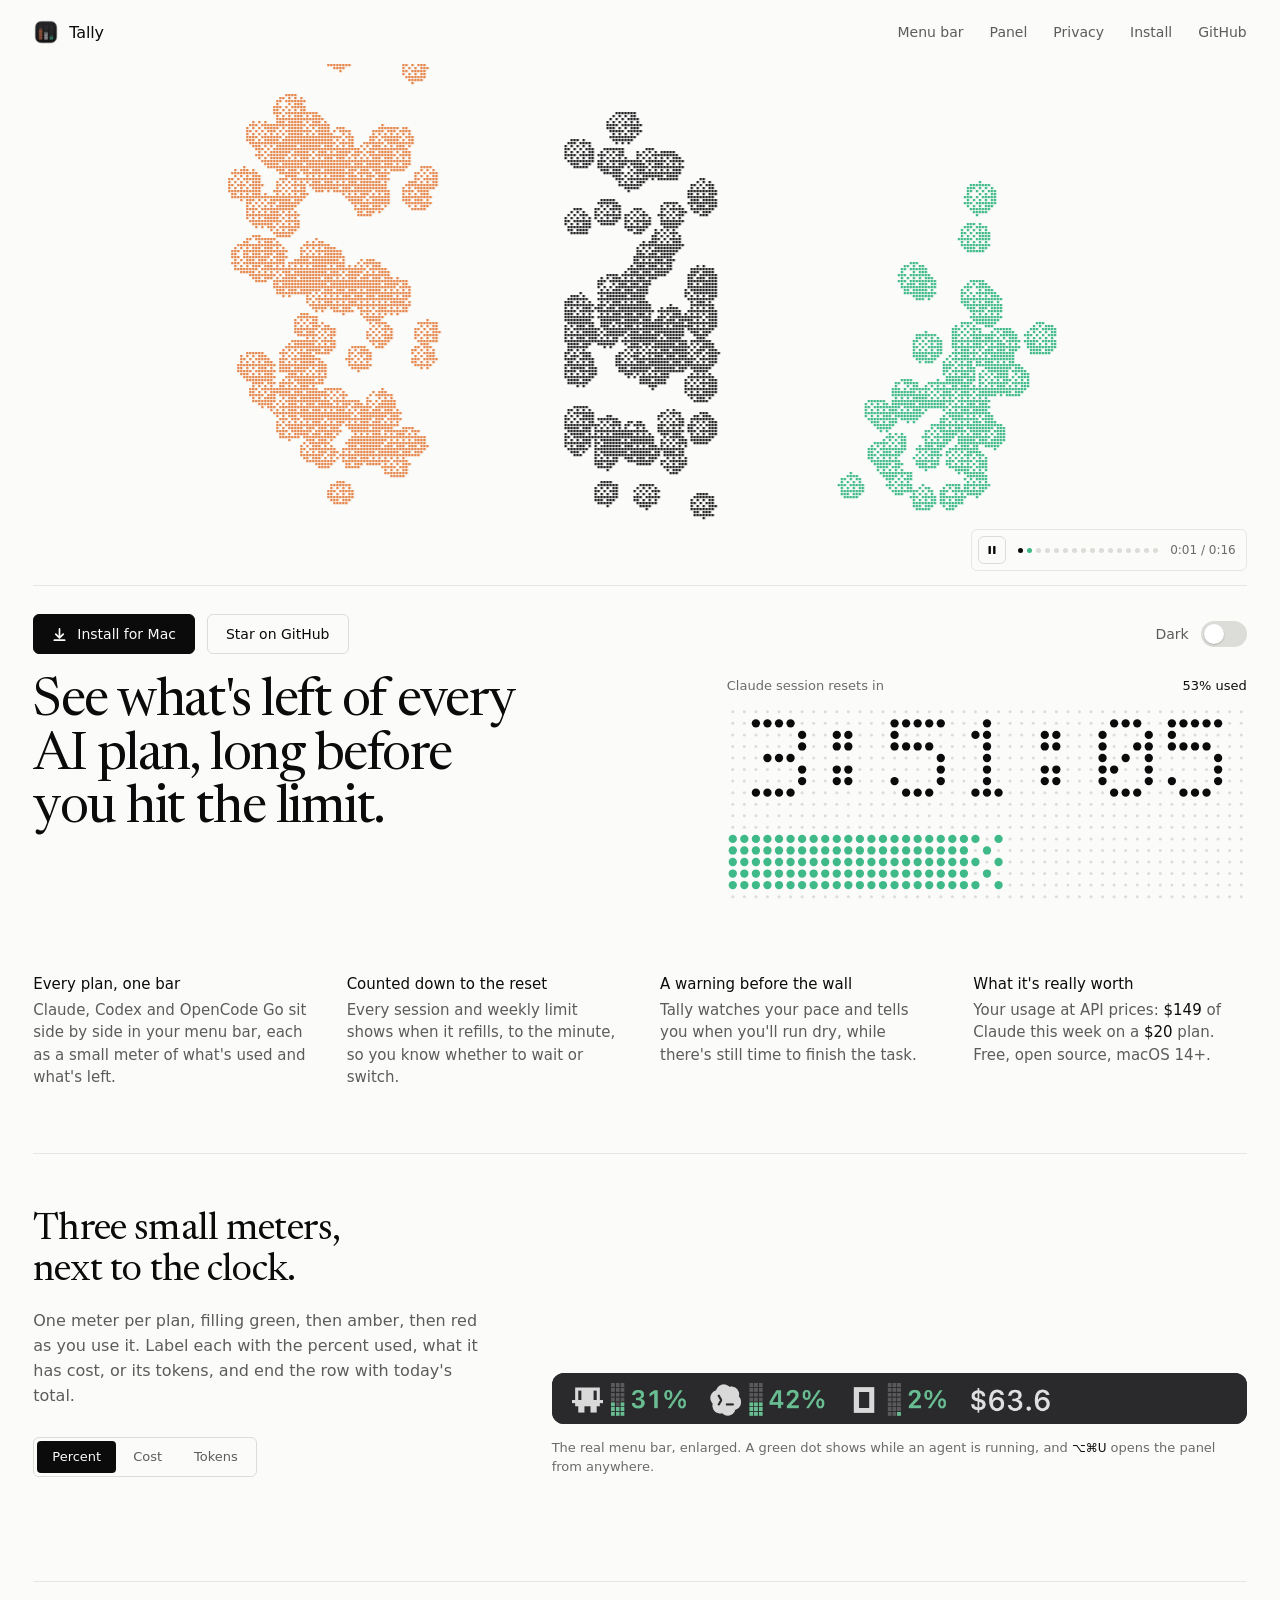
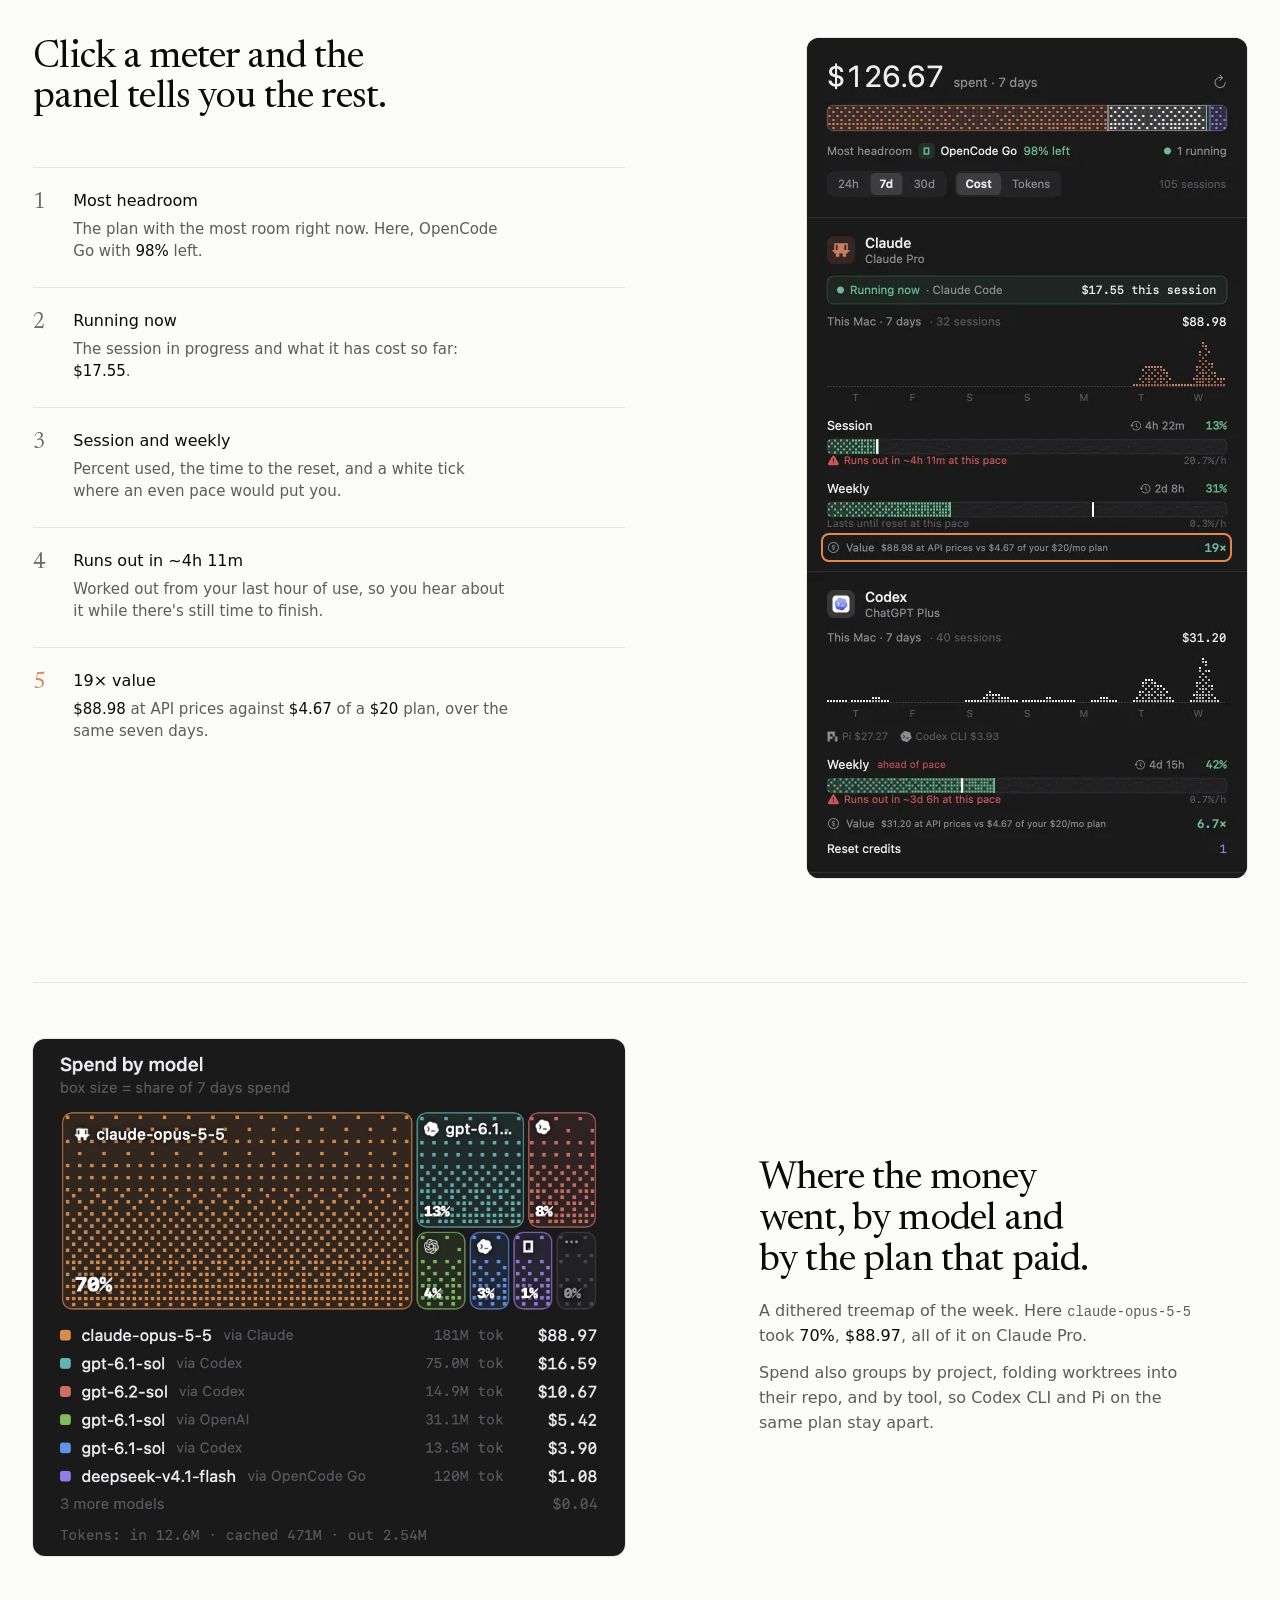
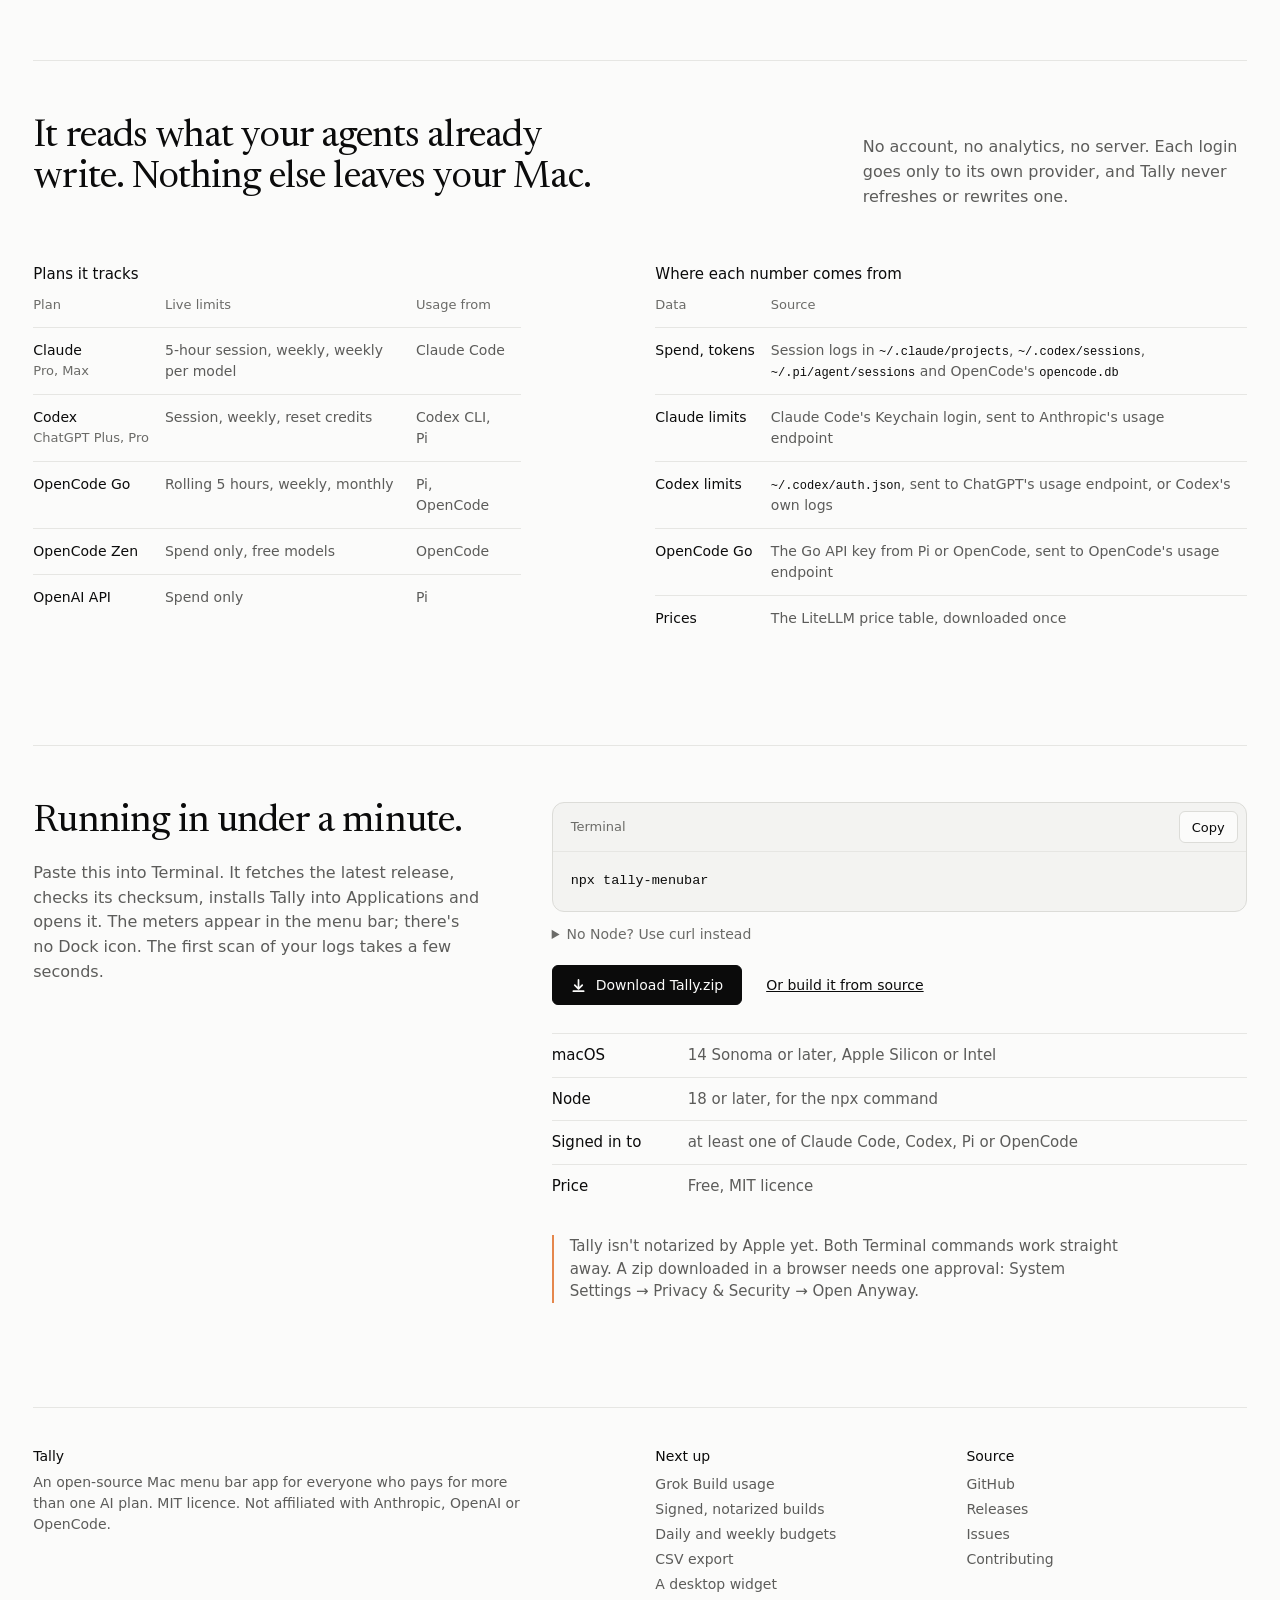
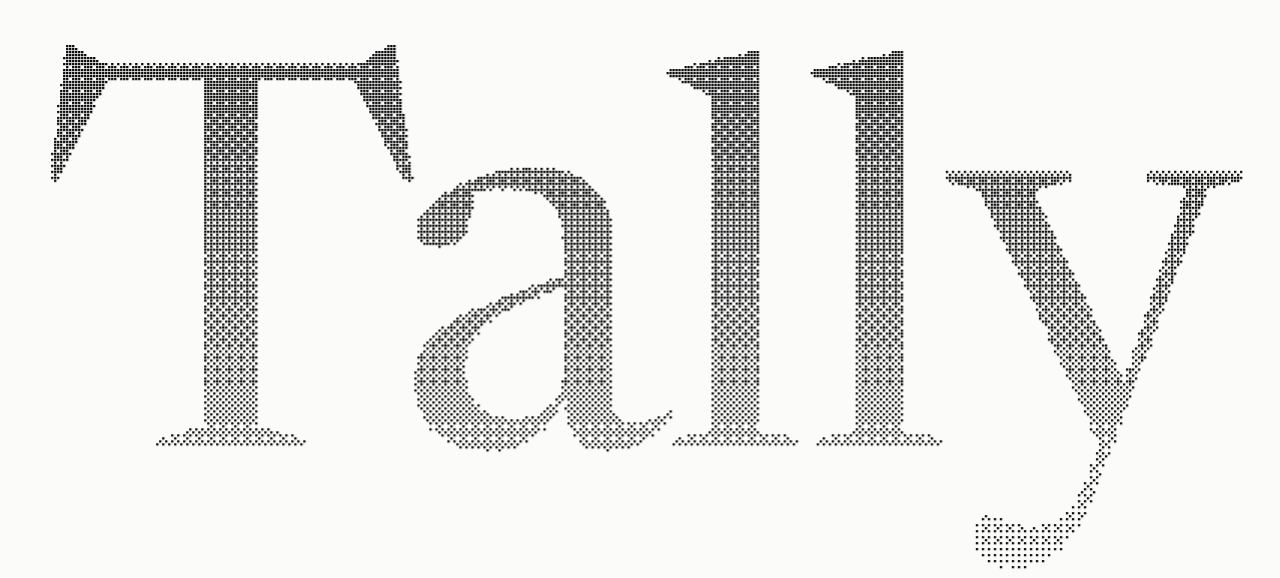
<file: index.html>
<!doctype html>
<html lang="en">
<head>
<meta charset="utf-8">
<meta name="viewport" content="width=device-width, initial-scale=1">
<meta name="color-scheme" content="light dark">
<title>Tally: every AI plan's limit, in your Mac menu bar</title>
<meta name="description" content="Tally is a free, open-source Mac menu bar app that shows how much of Claude, Codex and OpenCode Go you have left, when each limit resets, and whether you'll run out first.">
<meta property="og:title" content="Tally: every AI plan's limit, in your Mac menu bar">
<meta property="og:description" content="See what's left of Claude, Codex and OpenCode Go, when each resets, and whether you'll run out first. Free and open source.">
<meta property="og:image" content="https://tally-site.vercel.app/og.png">
<meta property="og:url" content="https://tally-site.vercel.app/">
<link rel="canonical" href="https://tally-site.vercel.app/">
<meta property="og:type" content="website">
<meta name="twitter:card" content="summary_large_image">
<link rel="icon" href="favicon.svg" type="image/svg+xml">
<link rel="icon" href="img/icon.png" type="image/png" sizes="256x256">
<link rel="apple-touch-icon" href="apple-touch-icon.png">
<link rel="preload" href="fonts/newsreader-latin.woff2" as="font" type="font/woff2" crossorigin>
<link rel="stylesheet" href="site.css?v=4">
<script>try{var t=localStorage.getItem("tally-theme");document.documentElement.dataset.theme=t||(matchMedia("(prefers-color-scheme: dark)").matches?"dark":"light")}catch(e){}</script>
</head>
<body>
<a class="skip" href="#main">Skip to content</a>
<div class="frame">
  <header>
    <a class="brand" href="#top" id="top"><img src="img/icon-64.webp" alt="" width="26" height="26">Tally</a>
    <nav aria-label="Main">
      <a class="hide-s" href="#menubar">Menu bar</a>
      <a class="hide-s" href="#panel">Panel</a>
      <a class="hide-s" href="#privacy">Privacy</a>
      <a href="#install">Install</a>
      <a href="https://github.com/PratikRai0101/tally">GitHub</a>
    </nav>
  </header>

  <div class="hero" id="hero">
    <img class="still" src="img/icon-still.webp" fetchpriority="low" alt="" aria-hidden="true" width="1024" height="1024">
    <canvas id="spec" role="img" aria-label="Tally's mascot, drawn in dithered dots, blooms open and falls into the three meter columns of the Tally icon, then gathers back."></canvas>
    <div class="reel" id="reel" hidden>
      <button class="reel-btn" id="reelbtn" type="button" aria-label="Pause the animation">
        <svg class="i-pause" viewBox="0 0 12 12" aria-hidden="true"><rect x="2.5" y="2" width="2.4" height="8" rx=".6"/><rect x="7.1" y="2" width="2.4" height="8" rx=".6"/></svg>
        <svg class="i-play" viewBox="0 0 12 12" aria-hidden="true"><path d="M3.5 2.2v7.6a.5.5 0 0 0 .76.43l6.1-3.8a.5.5 0 0 0 0-.86l-6.1-3.8a.5.5 0 0 0-.76.43z"/></svg>
      </button>
      <span class="reel-dots" id="reeldots" aria-hidden="true"></span>
      <span class="reel-time" id="reeltime" aria-hidden="true">0:00 / 0:16</span>
    </div>
  </div>

  <main id="main">
    <div class="bar">
      <a class="btn" href="#install">
        <svg viewBox="0 0 16 16" fill="none" stroke="currentColor" stroke-width="1.8" stroke-linecap="round" stroke-linejoin="round" aria-hidden="true"><path d="M8 2v9M4 7.5 8 11.5 12 7.5M2.5 14h11"/></svg>Install for Mac</a>
      <a class="btn alt" href="https://github.com/PratikRai0101/tally">Star on GitHub</a>
      <div class="switch-row"><span id="dl">Dark</span><button class="switch" id="theme" role="switch" aria-checked="false" aria-labelledby="dl"></button></div>
    </div>

    <section class="lede">
      <h1>See what's left of every AI plan, long before you hit the limit.</h1>
      <div class="meter" role="img" aria-label="Example: Claude session resets in 3 hours 51 minutes, 53% used">
        <p><span>Claude session resets in</span><span class="n">53% used</span></p>
        <canvas id="clock" aria-hidden="true"></canvas>
      </div>
    </section>

    <section class="cols" aria-label="What Tally does">
      <div><h2>Every plan, one bar</h2><p>Claude, Codex and OpenCode Go sit side by side in your menu bar, each as a small meter of what's used and what's left.</p></div>
      <div><h2>Counted down to the reset</h2><p>Every session and weekly limit shows when it refills, to the minute, so you know whether to wait or switch.</p></div>
      <div><h2>A warning before the wall</h2><p>Tally watches your pace and tells you when you'll run dry, while there's still time to finish the task.</p></div>
      <div><h2>What it's really worth</h2><p>Your usage at API prices: <span class="n">$149</span> of Claude this week on a <span class="n">$20</span> plan. Free, open source, macOS 14+.</p></div>
    </section>

    <section class="sec grid" id="menubar" aria-labelledby="mb-h">
      <div class="mb-words">
        <h2 id="mb-h">Three small meters, next to the clock.</h2>
        <p class="body">One meter per plan, filling green, then amber, then red as you use it. Label each with the percent used, what it has cost, or its tokens, and end the row with today's total.</p>
        <div class="seg" role="group" aria-label="Label the meters with">
          <button type="button" aria-pressed="true" data-i="0">Percent</button>
          <button type="button" aria-pressed="false" data-i="1">Cost</button>
          <button type="button" aria-pressed="false" data-i="2">Tokens</button>
        </div>
      </div>
      <div class="mb-show">
        <div class="mb-plate" id="mbplate">
          <img class="on" src="img/menubar-0.webp" width="2352" height="170" alt="Menu bar meters labelled by percent used: Claude 31%, Codex 42%, OpenCode Go 2%, total $63.6.">
          <img src="img/menubar-1.webp" width="2352" height="170" alt="Menu bar meters labelled by cost: Claude $51.5, Codex $11.0, OpenCode Go $1.08, total $63.6." loading="lazy">
          <img src="img/menubar-2.webp" width="2352" height="170" alt="Menu bar meters labelled by tokens: Claude 99.2M, Codex 16.1M, OpenCode Go 120M, total $63.6." loading="lazy">
        </div>
        <p class="small">The real menu bar, enlarged. A green dot shows while an agent is running, and <kbd>⌥⌘U</kbd> opens the panel from anywhere.</p>
      </div>
    </section>

    <section class="sec grid" id="panel" aria-labelledby="pn-h">
      <div class="pn-words">
        <h2 id="pn-h">Click a meter and the panel tells you the rest.</h2>
        <ol class="notes" id="notes">
          <li data-box="4.5,12,56,2.8"><h3>Most headroom</h3><p>The plan with the most room right now. Here, OpenCode Go with <span class="n">98%</span> left.</p></li>
          <li data-box="4.5,28.2,91,3.6"><h3>Running now</h3><p>The session in progress and what it has cost so far: <span class="n">$17.55</span>.</p></li>
          <li data-box="4.5,45.2,91,13.6"><h3>Session and weekly</h3><p>Percent used, the time to the reset, and a white tick where an even pace would put you.</p></li>
          <li data-box="4.5,49.4,42,1.9"><h3>Runs out in ~4h 11m</h3><p>Worked out from your last hour of use, so you hear about it while there's still time to finish.</p></li>
          <li data-box="4.5,59.6,91,2.2"><h3><span class="n">19×</span> value</h3><p><span class="n">$88.98</span> at API prices against <span class="n">$4.67</span> of a <span class="n">$20</span> plan, over the same seven days.</p></li>
        </ol>
      </div>
      <div class="pn-show">
        <figure class="pn-fig" id="pnfig">
          <div class="shot">
            <img src="img/panel.webp" srcset="img/panel-440.webp 440w, img/panel.webp 880w" sizes="(max-width: 480px) calc(100vw - 32px), 440px" width="880" height="1680" loading="lazy" alt="The Tally panel: $126.67 spent in 7 days; Claude Pro running now at $17.55 this session, session 13% used with 4h 22m to reset and a warning that it runs out in about 4h 11m, weekly 31%, 19× value; Codex on ChatGPT Plus at 42% weekly, ahead of pace.">
            <div class="hl" id="hl" aria-hidden="true"></div>
          </div>
        </figure>
      </div>
    </section>

    <section class="sec grid" id="models" aria-labelledby="md-h">
      <div class="md-show">
        <img src="img/models.webp" srcset="img/models-440.webp 440w, img/models.webp 880w" sizes="(max-width: 672px) calc(100vw - 32px), 640px" width="880" height="770" loading="lazy" alt="Spend by model treemap for 7 days: claude-opus-5-5 70%, $88.97 via Claude; gpt-6.1-sol 13% via Codex; gpt-6.2-sol 8%; smaller shares via OpenAI and OpenCode Go.">
      </div>
      <div class="md-words">
        <h2 id="md-h">Where the money went, by model and by the plan that paid.</h2>
        <p class="body">A dithered treemap of the week. Here <code>claude-opus-5-5</code> took <span class="n">70%</span>, <span class="n">$88.97</span>, all of it on Claude Pro.</p>
        <p class="body">Spend also groups by project, folding worktrees into their repo, and by tool, so Codex CLI and Pi on the same plan stay apart.</p>
      </div>
    </section>

    <section class="sec" id="privacy" aria-labelledby="rd-h">
      <div class="grid">
        <div class="rd-head"><h2 id="rd-h">It reads what your agents already write. Nothing else leaves your Mac.</h2></div>
        <p class="rd-close body">No account, no analytics, no server. Each login goes only to its own provider, and Tally never refreshes or rewrites one.</p>
      </div>
      <div class="tables">
        <div>
          <table>
            <caption>Plans it tracks</caption>
            <thead><tr><th scope="col">Plan</th><th scope="col">Live limits</th><th scope="col">Usage from</th></tr></thead>
            <tbody>
              <tr><th scope="row">Claude<span>Pro, Max</span></th><td data-k="Limits">5-hour session, weekly, weekly per model</td><td data-k="From">Claude Code</td></tr>
              <tr><th scope="row">Codex<span>ChatGPT Plus, Pro</span></th><td data-k="Limits">Session, weekly, reset credits</td><td data-k="From">Codex CLI, Pi</td></tr>
              <tr><th scope="row">OpenCode Go</th><td data-k="Limits">Rolling 5 hours, weekly, monthly</td><td data-k="From">Pi, OpenCode</td></tr>
              <tr><th scope="row">OpenCode Zen</th><td data-k="Limits">Spend only, free models</td><td data-k="From">OpenCode</td></tr>
              <tr><th scope="row">OpenAI API</th><td data-k="Limits">Spend only</td><td data-k="From">Pi</td></tr>
            </tbody>
          </table>
        </div>
        <div>
          <table>
            <caption>Where each number comes from</caption>
            <thead><tr><th scope="col">Data</th><th scope="col">Source</th></tr></thead>
            <tbody>
              <tr><th scope="row">Spend, tokens</th><td>Session logs in <code>~/.claude/projects</code>, <code>~/.codex/sessions</code>, <code>~/.pi/agent/sessions</code> and OpenCode's <code>opencode.db</code></td></tr>
              <tr><th scope="row">Claude limits</th><td>Claude Code's Keychain login, sent to Anthropic's usage endpoint</td></tr>
              <tr><th scope="row">Codex limits</th><td><code>~/.codex/auth.json</code>, sent to ChatGPT's usage endpoint, or Codex's own logs</td></tr>
              <tr><th scope="row">OpenCode Go</th><td>The Go API key from Pi or OpenCode, sent to OpenCode's usage endpoint</td></tr>
              <tr><th scope="row">Prices</th><td>The LiteLLM price table, downloaded once</td></tr>
            </tbody>
          </table>
        </div>
      </div>
    </section>

    <section class="sec grid" id="install" aria-labelledby="in-h">
      <div class="in-words">
        <h2 id="in-h">Running in under a minute.</h2>
        <p class="body">Paste this into Terminal. It fetches the latest release, checks its checksum, installs Tally into Applications and opens it. The meters appear in the menu bar; there's no Dock icon. The first scan of your logs takes a few seconds.</p>
      </div>
      <div class="in-show">
        <div class="cmd">
          <div class="cmd-top"><span>Terminal</span><button class="copy" type="button" id="copy">Copy</button></div>
          <pre id="cmd">npx tally-menubar</pre>
        </div>
        <details class="alt-cmd">
          <summary>No Node? Use curl instead</summary>
          <pre>curl -fsSL https://github.com/PratikRai0101/tally/releases/latest/download/Tally.zip -o /tmp/Tally.zip \
  &amp;&amp; ditto -x -k /tmp/Tally.zip /Applications &amp;&amp; open /Applications/Tally.app</pre>
        </details>
        <div class="row">
          <a class="btn" href="https://github.com/PratikRai0101/tally/releases/latest/download/Tally.zip">
            <svg viewBox="0 0 16 16" fill="none" stroke="currentColor" stroke-width="1.8" stroke-linecap="round" stroke-linejoin="round" aria-hidden="true"><path d="M8 2v9M4 7.5 8 11.5 12 7.5M2.5 14h11"/></svg>Download Tally.zip</a>
          <a href="https://github.com/PratikRai0101/tally#build-from-source">Or build it from source</a>
        </div>
        <ul class="reqs">
          <li><b>macOS</b><span>14 Sonoma or later, Apple Silicon or Intel</span></li>
          <li><b>Node</b><span>18 or later, for the npx command</span></li>
          <li><b>Signed in to</b><span>at least one of Claude Code, Codex, Pi or OpenCode</span></li>
          <li><b>Price</b><span>Free, MIT licence</span></li>
        </ul>
        <p class="note">Tally isn't notarized by Apple yet. Both Terminal commands work straight away. A zip downloaded in a browser needs one approval: System Settings → Privacy &amp; Security → Open Anyway.</p>
      </div>
    </section>
  </main>

  <footer>
    <div class="foot">
      <div>
        <h2>Tally</h2>
        <p>An open-source Mac menu bar app for everyone who pays for more than one AI plan. MIT licence. Not affiliated with Anthropic, OpenAI or OpenCode.</p>
      </div>
      <div>
        <h2>Next up</h2>
        <ul><li>Grok Build usage</li><li>Signed, notarized builds</li><li>Daily and weekly budgets</li><li>CSV export</li><li>A desktop widget</li></ul>
      </div>
      <div>
        <h2>Source</h2>
        <ul>
          <li><a href="https://github.com/PratikRai0101/tally">GitHub</a></li>
          <li><a href="https://github.com/PratikRai0101/tally/releases">Releases</a></li>
          <li><a href="https://github.com/PratikRai0101/tally/issues">Issues</a></li>
          <li><a href="https://github.com/PratikRai0101/tally#contributing">Contributing</a></li>
        </ul>
      </div>
    </div>
    <div class="word" id="word" aria-hidden="true"><canvas id="wordc"></canvas></div>
  </footer>
</div>
<script src="site.js?v=2" defer></script>
</body>
</html>
</file>
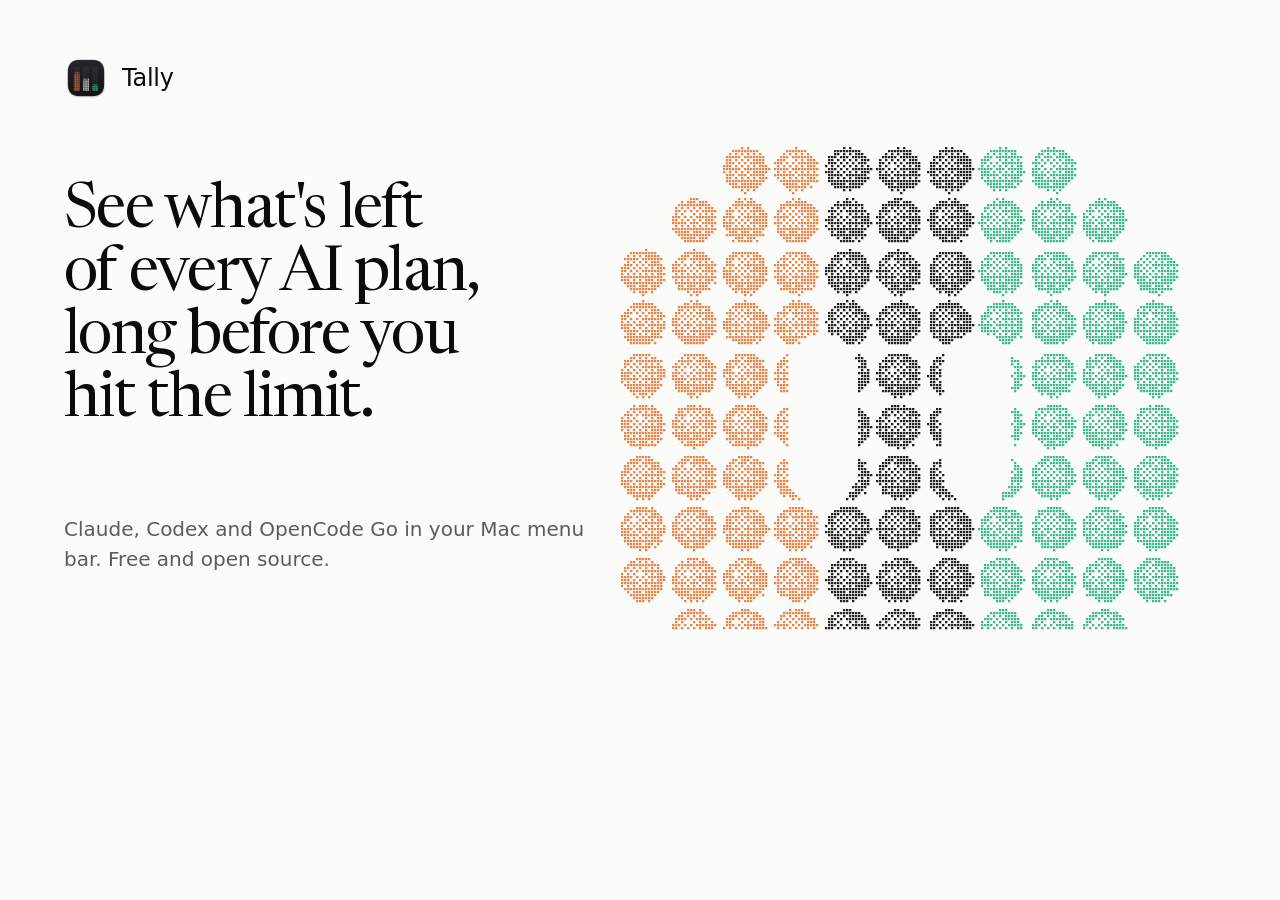
<file: og.html>
<!doctype html><html lang="en"><head><meta charset="utf-8"><title>Tally social card</title>
<link href="https://fonts.googleapis.com/css2?family=Newsreader:opsz,wght@6..72,400&display=swap" rel="stylesheet">
<link rel="stylesheet" href="site.css">
<style>html,body{width:1200px;height:630px;overflow:hidden}
.og{display:grid;grid-template-columns:600px 600px;height:630px}
.og .t{padding:56px 0 56px 64px;display:flex;flex-direction:column;justify-content:space-between}
.og h1{font-size:62px;max-width:none}
.og .brand{font-size:24px;gap:14px}.og .brand img{width:44px;height:44px}
.og p{font-size:20px;color:var(--body)}
.og .hero{height:630px;border:0}
#clock{display:none}</style></head><body>
<div class="og"><div class="t"><div class="brand"><img src="img/icon.png" alt="">Tally</div>
<h1>See what's left of every AI plan, long before you hit the limit.</h1>
<p>Claude, Codex and OpenCode Go in your Mac menu bar. Free and open source.</p></div>
<div class="hero" id="hero"><canvas id="spec"></canvas></div></div><canvas id="clock"></canvas>
<script>(() => { const root=document.documentElement; const css=(v)=>getComputedStyle(root).getPropertyValue(v).trim();
  // ---------- the specimen ----------
  const hero = document.getElementById("hero"), cv = document.getElementById("spec"), ctx = cv.getContext("2d");
  const src = document.createElement("canvas"), sx = src.getContext("2d", { willReadFrequently: true });
  const B4 = [[0, 8, 2, 10], [12, 4, 14, 6], [3, 11, 1, 9], [15, 7, 13, 5]];
  const ease = (x) => (x < 0.5 ? 4 * x * x * x : 1 - Math.pow(-2 * x + 2, 3) / 2), cl = (x) => Math.max(0, Math.min(1, x));
  const lin = (t, a, b) => cl((t - a) / (b - a)), mix = (a, b, p) => a + (b - a) * p;

  // particles = the icon's lit cells (three columns: 20, 13 and 7 rows of 6)
  const P = []; const ROWS = [20, 13, 7];
  ROWS.forEach((rows, c) => { for (let r = 0; r < rows; r++) for (let k = 0; k < 6; k++) P.push({ c, r, k }); });
  // the mascot's dots (11×11 squircle), split into thirds so each colour lands in its own band
  const MD = []; for (let y = 0; y < 11; y++) for (let x = 0; x < 11; x++) { const u = (x - 5) / 5.4, v = (y - 5) / 5.4; if (u ** 4 + v ** 4 <= 1) MD.push({ x, y }); }
  const band = [MD.filter((d) => d.x <= 3), MD.filter((d) => d.x >= 4 && d.x <= 6), MD.filter((d) => d.x >= 7)];
  const seeded = (s) => () => ((s = (s * 16807) % 2147483647) / 2147483647); const R = seeded(7);
  P.forEach((p, i) => { const b = band[p.c]; p.m = b[(p.r * 6 + p.k) % b.length]; p.j = R(); p.phi = i * 2.39996; p.rr = Math.sqrt((i + 6) / P.length); });

  let W, H, cell, sw2, sh2, dpr;
  function size() {
    dpr = Math.min(2, devicePixelRatio || 1); W = hero.clientWidth; H = hero.clientHeight;
    cell = 3; cv.width = W * dpr; cv.height = H * dpr; sw2 = Math.ceil(W / cell); sh2 = Math.ceil(H / cell); src.width = sw2; src.height = sh2;
  }

  // layouts, in source pixels
  const mFrame = () => { const S = Math.min(sh2 * 1.18, sw2 * 0.94); return { S, cy: sh2 + S * 0.14 - S / 2 }; };
  function mascotPos(p) { const { S, cy } = mFrame(), c = S / 11; return [sw2 / 2 + (p.m.x - 5) * c, cy + (p.m.y - 5) * c, c * 0.46]; }
  function bloomPos(p, t) { const a = p.phi + t * 0.25, rx = Math.max(sw2 * 0.47, sh2 * 0.8), ry = sh2 * 0.95, r = 0.18 + 0.82 * p.rr;
    return [sw2 / 2 + Math.cos(a) * rx * r, sh2 * 0.92 + Math.sin(a) * ry * r * 0.75 - ry * 0.18 * r, (sh2 / 26) * (0.55 + 0.85 * p.rr)]; }
  function iconPos(p) { const pitch = (sh2 * 0.97) / 20, colW = pitch * 6, gap = pitch * 3.4, x0 = sw2 / 2 - (colW * 3 + gap * 2) / 2;
    return [x0 + p.c * (colW + gap) + p.k * pitch + pitch / 2, sh2 - (p.r + 0.5) * pitch, pitch * 0.5]; }

  const LOOP = 16, look = [0, 0], lookT = [0, 0];
  hero.addEventListener("pointermove", (e) => { const b = hero.getBoundingClientRect(); lookT[0] = cl((e.clientX - b.left) / b.width) * 2 - 1; lookT[1] = cl((e.clientY - b.top) / b.height) * 2 - 1; });
  hero.addEventListener("pointerleave", () => { lookT[0] = 0; lookT[1] = 0; });

  function frame(time) {
    const t = time % LOOP, cols = [css("--orange"), css("--mid"), css("--green")], ground = css("--ground");
    look[0] += (lookT[0] - look[0]) * 0.1; look[1] += (lookT[1] - look[1]) * 0.1;
    sx.globalCompositeOperation = "source-over"; sx.fillStyle = "#000"; sx.fillRect(0, 0, sw2, sh2); sx.globalCompositeOperation = "lighten";
    let mascotness = 0;
    for (const p of P) {
      const d = p.j * 0.45, toB = ease(lin(t, 3.4 + d, 5.4 + d)), toI = ease(lin(t, 7.0 + (p.r / 20) * 0.7, 8.8 + (p.r / 20) * 0.7)), back = ease(lin(t, 12.0 + d, 14.2 + d));
      let pos;
      const m = mascotPos(p), b = bloomPos(p, time), ic = iconPos(p);
      if (t < 7.0) pos = [mix(m[0], b[0], toB), mix(m[1], b[1], toB), mix(m[2], b[2], toB)];
      else if (t < 12.0) pos = [mix(b[0], ic[0], toI), mix(b[1], ic[1], toI), mix(b[2], ic[2], toI)];
      else { const sw3 = Math.sin(back * Math.PI) * sh2 * 0.25 * (p.c - 1); pos = [mix(ic[0], m[0], back) + sw3, mix(ic[1], m[1], back) - Math.sin(back * Math.PI) * sh2 * 0.2, mix(ic[2], m[2], back)]; }
      // meters breathe while the icon holds: the top rows of each column dim and refill
      let lvl = 1; if (t > 8.8 && t < 12.2) { const top = ROWS[p.c] - 1 - p.r, wave = (Math.sin((t - 8.8) * 1.6 + p.c * 1.3) * 0.5 + 0.5) * 3.2; lvl = top < wave ? 0.32 : 1; }
      // a sphere: lighter at the top-left highlight, full at the rim (the dither turns this into texture)
      const [x, y, r] = pos, g = sx.createRadialGradient(x - r * 0.35, y - r * 0.4, 0, x, y, r);
      const col = (v) => { const q = Math.round(v * 255); return p.c === 0 ? `rgb(${q},0,0)` : p.c === 1 ? `rgb(0,${q},0)` : `rgb(0,0,${q})`; };
      g.addColorStop(0, col(0.34 * lvl)); g.addColorStop(0.5, col(0.7 * lvl)); g.addColorStop(0.86, col(lvl)); g.addColorStop(1, col(0));
      sx.fillStyle = g; sx.beginPath(); sx.arc(x, y, r, 0, 6.2832); sx.fill();
    }
    // the face: eyes cut out of the mascot, following the pointer; one blink per loop
    mascotness = t < 8 ? 1 - ease(lin(t, 3.4, 4.0)) : ease(lin(t, 13.8, 14.6));
    if (mascotness > 0.01) {
      const { S, cy: mcy } = mFrame(), k = S / 320, blink = Math.max(0, 1 - Math.abs(t - 2.4) / 0.09) + Math.max(0, 1 - Math.abs(t - 15.2) / 0.09);
      sx.globalCompositeOperation = "source-over"; sx.fillStyle = `rgba(0,0,0,${mascotness})`;
      [116, 204].forEach((ex) => { const cx = sw2 / 2 + (ex - 160) * k + look[0] * 16 * k, cy = mcy + (156 - 160) * k + look[1] * 12 * k, w = 40 * k, h = 98 * k * (1 - 0.88 * Math.min(1, blink));
        sx.beginPath(); sx.roundRect(cx - w / 2, cy - h / 2, w, h, w / 2); sx.fill(); });
    }
    // ordered dither: each source pixel becomes one cell, on when its coverage beats the Bayer threshold
    const data = sx.getImageData(0, 0, sw2, sh2).data, paths = [new Path2D(), new Path2D(), new Path2D()], z = cell * 0.78 * dpr;
    for (let y = 0; y < sh2; y++) for (let x = 0; x < sw2; x++) {
      const i = (y * sw2 + x) * 4, rr = data[i], gg = data[i + 1], bb = data[i + 2], v = Math.max(rr, gg, bb) / 255;
      if (v < 0.04) continue;
      if (v > (B4[y & 3][x & 3] + 0.5) / 16) { const c = rr >= gg && rr >= bb ? 0 : gg >= bb ? 1 : 2; paths[c].rect(x * cell * dpr, y * cell * dpr, z, z); }
    }
    ctx.fillStyle = ground; ctx.fillRect(0, 0, cv.width, cv.height);
    paths.forEach((pa, c) => { ctx.fillStyle = cols[c]; ctx.fill(pa); });
  }

  // ---------- the countdown panel: a dot grid whose lit dots spell the time ----------
  const F = { "0": "01110100011001110101110011000101110", "1": "00100011000010000100001000010001110", "2": "01110100010000100010001000100011111", "3": "11110000010000101110000010000111110", "4": "00010001100101010010111110001000010", "5": "11111100001111000001000011000101110", "6": "00110010001000011110100011000101110", "7": "11111000010001000100010000100001000", "8": "01110100011000101110100011000101110", "9": "01110100011000101111000010001001100", ":": "00000011000110000000011000110000000" };
  const ck = document.getElementById("clock"), cx2 = ck.getContext("2d"), GC = 45, GR = 17;
  let left = 3 * 3600 + 51 * 60 + 7;
  function drawClock() {
    const w = ck.clientWidth, p = w / GC, d = Math.min(2, devicePixelRatio || 1); ck.width = w * d; ck.height = p * GR * d; ck.style.height = p * GR + "px";
    const h = Math.floor(left / 3600), m = Math.floor(left / 60) % 60, s = left % 60, str = `${h}:${String(m).padStart(2, "0")}:${String(s).padStart(2, "0")}`;
    const on = new Set(); let x0 = Math.floor((GC - (str.length * 6 - 1)) / 2);
    for (const chr of str) { const g = F[chr]; for (let i = 0; i < 35; i++) if (g[i] === "1") on.add(`${x0 + (i % 5)},${1 + Math.floor(i / 5)}`); x0 += 6; }
    const lit = Math.round(GC * 0.53);
    for (let y = 0; y < GR; y++) for (let x = 0; x < GC; x++) {
      const meter = y >= 11 && y <= 15, isOn = on.has(`${x},${y}`) || (meter && x < lit && ((x + y) % 2 === 0 || x < lit - 3));
      cx2.fillStyle = isOn ? (meter ? css("--green") : css("--ink")) : css("--grid");
      const r = isOn ? p * 0.36 : p * 0.13; cx2.beginPath(); cx2.arc((x + 0.5) * p * d, (y + 0.5) * p * d, r * d, 0, 6.2832); cx2.fill();
    }
  }


size(); document.fonts.ready.then(()=>frame(1.0)); frame(1.0); })();</script></body></html>
</file>
<file: site.css>
/* Tally site. Direction D, "the specimen": one live dithered subject owns the top, editorial text under it.
   Tokens live here; a new page links this file and uses .frame, .sec, .grid and the h2/.body styles. */
/* Newsreader 400 (variable opsz 6..72), latin subset, self-hosted from Google Fonts (OFL). */
@font-face { font-family: "Newsreader"; font-style: normal; font-weight: 400; font-display: swap;
  src: url("fonts/newsreader-latin.woff2") format("woff2");
  unicode-range: U+0000-00FF, U+0131, U+0152-0153, U+02BB-02BC, U+02C6, U+02DA, U+02DC, U+0304, U+0308, U+0329, U+2000-206F, U+20AC, U+2122, U+2191, U+2193, U+2212, U+2215, U+FEFF, U+FFFD; }
:root {
  --ground: #fbfbfa; --ink: #0b0b0b; --body: #5c5c5a; --muted: #6b6b68; --hair: #e6e6e3; --grid: #dcdcd8;
  --orange: #e5874c; --mid: #232323; --green: #3fb987; --green-ink: #1f7a55; --btn: #0b0b0b; --btn-ink: #fbfbfa;
  --plate: #1b1b1c; --code: #f3f3f1;
  --serif: "Newsreader", "Iowan Old Style", "Palatino Linotype", Georgia, serif;
  --sans: -apple-system, BlinkMacSystemFont, "SF Pro Text", "Segoe UI Variable Text", "Segoe UI", system-ui, sans-serif; /* the app is set in SF: the small print matches the product */
  --mono: ui-monospace, "SF Mono", Menlo, Consolas, "Liberation Mono", monospace;
  --gutter: clamp(16px, 2.6vw, 44px);
  --r-s: 6px; --r-m: 12px;
  color-scheme: light;
}
:root[data-theme="dark"] {
  --ground: #0e0e0d; --ink: #f1f1ee; --body: #a9a9a5; --muted: #8a8a86; --hair: #262624; --grid: #2e2e2b;
  --mid: #ebeae6; --green-ink: #5fd3a2; --btn: #f1f1ee; --btn-ink: #0e0e0d; --plate: #161617; --code: #171716;
  color-scheme: dark;
}
* { box-sizing: border-box; margin: 0; padding: 0; }
html { background: var(--ground); color: var(--ink); -webkit-font-smoothing: antialiased; scroll-behavior: smooth; scroll-padding-top: 24px; }
@media (prefers-reduced-motion: reduce) { html { scroll-behavior: auto; } }
body { font: 400 15px/1.5 var(--sans); background: var(--ground); }
a { color: inherit; }
img { display: block; max-width: 100%; height: auto; }
.frame { max-width: 1920px; margin: 0 auto; padding: 0 var(--gutter); }
.skip { position: absolute; left: -9999px; top: 8px; }
.skip:focus { left: 8px; background: var(--btn); color: var(--btn-ink); padding: 8px 12px; border-radius: var(--r-s); z-index: 9; }
:focus-visible { outline: 2px solid var(--green); outline-offset: 3px; border-radius: 2px; }

/* header */
header { display: flex; align-items: center; justify-content: space-between; height: 64px; }
.brand { display: flex; align-items: center; gap: 10px; font: 500 16px var(--sans); text-decoration: none; letter-spacing: -.01em; }
.brand img { width: 26px; height: 26px; }
nav { display: flex; gap: 26px; font-size: 14px; }
nav a { text-decoration: none; color: var(--body); padding: 6px 0; }
nav a:hover { color: var(--ink); }

/* the specimen */
.hero { position: relative; height: clamp(360px, 58vh, 640px); border-bottom: 1px solid var(--hair); }
.hero canvas, .hero .still { position: absolute; inset: 0; width: 100%; height: 100%; display: block; }
.hero .still { object-fit: contain; object-position: 50% 100%; }
.hero.live .still { display: none; }
/* the reel: says "this is playing", and lets anyone pause it (WCAG 2.2.2) */
.reel { position: absolute; right: 0; bottom: 14px; display: flex; align-items: center; gap: 12px; padding: 6px 10px 6px 6px;
  background: var(--ground); border: 1px solid var(--hair); border-radius: var(--r-s); font-size: 12px; color: var(--muted); font-variant-numeric: tabular-nums; }
.reel[hidden] { display: none; }
.reel-btn { width: 28px; height: 28px; display: grid; place-items: center; border: 1px solid var(--grid); border-radius: var(--r-s); background: transparent; color: var(--ink); cursor: pointer; }
.reel-btn:hover { border-color: var(--ink); }
.reel-btn svg { width: 12px; height: 12px; fill: currentColor; }
.reel-btn .i-play, .reel.paused .reel-btn .i-pause { display: none; }
.reel.paused .reel-btn .i-play { display: block; }
.reel-dots { display: flex; gap: 4px; }
.reel-dots i { width: 5px; height: 5px; border-radius: 50%; background: var(--grid); transition: background .25s; }
.reel-dots i.on { background: var(--ink); }
.reel-dots i.now { background: var(--green); }

.bar { display: flex; align-items: center; gap: 12px; padding: 28px 0 22px; flex-wrap: wrap; }
.btn { display: inline-flex; align-items: center; gap: 10px; min-height: 40px; padding: 0 18px; border-radius: var(--r-s); background: var(--btn); color: var(--btn-ink);
       font: 500 14px var(--sans); text-decoration: none; border: 1px solid var(--btn); cursor: pointer; }
.btn svg { width: 15px; height: 15px; flex: none; }
.btn.alt { background: transparent; color: var(--ink); border-color: var(--grid); }
.btn.alt:hover { border-color: var(--ink); }
.switch-row { margin-left: auto; display: flex; align-items: center; gap: 12px; font-size: 14px; color: var(--body); }
.switch { width: 46px; height: 26px; border-radius: 13px; border: 1px solid transparent; background: var(--grid); position: relative; cursor: pointer; transition: background .2s; }
.switch::after { content: ""; position: absolute; left: 2px; top: 2px; width: 20px; height: 20px; border-radius: 50%; background: #fff; transition: transform .22s cubic-bezier(.3,1.4,.5,1); box-shadow: 0 1px 2px rgba(0,0,0,.2); }
.switch[aria-checked="true"] { background: var(--green); }
.switch[aria-checked="true"]::after { transform: translateX(20px); }

.lede { display: grid; grid-template-columns: minmax(0, 1fr) minmax(280px, 520px); gap: 48px; align-items: start; padding-bottom: 72px; }
h1 { font: 400 clamp(40px, 4.1vw, 66px)/1.02 var(--serif); letter-spacing: -.028em; max-width: 15em; text-wrap: balance; }
.meter { justify-self: end; width: 100%; }
.meter p { font-size: 13px; color: var(--muted); margin-bottom: 10px; display: flex; justify-content: space-between; }
.meter canvas { width: 100%; display: block; }

.cols { display: grid; grid-template-columns: repeat(4, minmax(0, 1fr)); gap: 40px; padding: 0 0 64px; }
.cols h2 { font: 500 15px/1.4 var(--sans); margin-bottom: 4px; }
.cols p { color: var(--body); max-width: 34ch; }
.n { font-variant-numeric: tabular-nums; color: var(--ink); }

/* sections: an editorial rule, the words on one side, the artefact on the other */
.sec { border-top: 1px solid var(--hair); padding: 56px 0 104px; }
.grid { display: grid; grid-template-columns: repeat(12, minmax(0, 1fr)); column-gap: clamp(20px, 2.4vw, 40px); }
.sec h2 { font: 400 clamp(30px, 3vw, 46px)/1.06 var(--serif); letter-spacing: -.022em; text-wrap: balance; max-width: 17em; }
.sec .body { color: var(--body); font-size: 16px; line-height: 1.55; max-width: 44ch; margin-top: 18px; }
.sec .body + .body { margin-top: 12px; }
.small { font-size: 13px; color: var(--muted); }
kbd { font: 500 .92em var(--sans); color: var(--ink); }
code, .mono { font-family: var(--mono); font-size: .86em; }
.md-words code { white-space: nowrap; }

/* menu bar */
.mb-words { grid-column: 1 / span 5; }
.mb-show { grid-column: 6 / span 7; align-self: end; }
.seg { display: inline-flex; border: 1px solid var(--grid); border-radius: var(--r-s); padding: 3px; gap: 2px; margin-top: 28px; }
.seg button { font: 500 13px var(--sans); color: var(--body); background: none; border: 1px solid transparent; border-radius: 4px; padding: 0 14px; min-height: 32px; cursor: pointer; }
.seg button[aria-pressed="true"] { background: var(--ink); color: var(--ground); }
.mb-plate { background: #2a2a2d; border-radius: var(--r-m); overflow: hidden; position: relative; aspect-ratio: 2352 / 170; }
.mb-plate img { position: absolute; inset: 0; width: 100%; opacity: 0; transition: opacity .35s ease; }
.mb-plate img.on { opacity: 1; }
.mb-show .small { margin-top: 14px; }

/* panel walkthrough */
.pn-words { grid-column: 1 / span 6; }
.pn-show { grid-column: 8 / span 5; }
.pn-fig { position: sticky; top: 24px; max-width: 440px; margin-left: auto; }
.pn-fig .shot { border-radius: var(--r-m); overflow: hidden; background: var(--plate); box-shadow: 0 0 0 1px var(--hair); position: relative; }
.pn-fig .hl { position: absolute; border: 2px solid var(--orange); border-radius: 8px; opacity: 0; transition: opacity .25s, top .45s cubic-bezier(.2,.8,.2,1), left .45s cubic-bezier(.2,.8,.2,1), width .45s cubic-bezier(.2,.8,.2,1), height .45s cubic-bezier(.2,.8,.2,1); pointer-events: none; }
.pn-fig.show .hl { opacity: 1; }
.notes { list-style: none; margin-top: 48px; counter-reset: n; }
.notes li { padding: 22px 0 24px; border-top: 1px solid var(--hair); display: grid; grid-template-columns: 40px minmax(0, 1fr); counter-increment: n; cursor: default; }
.notes li::before { content: counter(n); font: 400 22px/1 var(--serif); color: var(--muted); padding-top: 2px; transition: color .2s; }
.notes li.on::before { color: var(--orange); }
.notes h3 { font: 500 16px/1.4 var(--sans); }
.notes p { color: var(--body); max-width: 46ch; margin-top: 4px; grid-column: 2; }

/* spend by model */
.md-show { grid-column: 1 / span 6; }
.md-words { grid-column: 8 / span 5; align-self: center; }
.md-show img { border-radius: var(--r-m); box-shadow: 0 0 0 1px var(--hair); max-width: 640px; width: 100%; }

/* what it reads */
.rd-head { grid-column: 1 / span 7; }
.rd-close { grid-column: 9 / span 4; align-self: end; }
.tables { display: grid; grid-template-columns: repeat(12, minmax(0, 1fr)); column-gap: clamp(20px, 2.4vw, 40px); margin-top: 56px; row-gap: 56px; }
.tables > div:first-child { grid-column: 1 / span 5; }
.tables > div:last-child { grid-column: 7 / span 6; }
table { width: 100%; border-collapse: collapse; font-size: 14px; }
caption { text-align: left; font: 500 15px var(--sans); padding-bottom: 12px; }
th, td { text-align: left; vertical-align: top; padding: 12px 16px 12px 0; border-top: 1px solid var(--hair); }
thead th { font-weight: 400; color: var(--muted); font-size: 13px; padding-top: 0; border-top: 0; }
tbody th { font-weight: 500; white-space: nowrap; }
tbody th span { display: block; font-weight: 400; color: var(--muted); font-size: 13px; }
td { color: var(--body); }
td code { color: var(--ink); word-break: break-word; }

/* install */
.in-words { grid-column: 1 / span 5; }
.in-show { grid-column: 6 / span 7; }
.cmd { border: 1px solid var(--grid); border-radius: var(--r-m); background: var(--code); }
.cmd-top { display: flex; justify-content: space-between; align-items: center; padding: 8px 8px 8px 18px; border-bottom: 1px solid var(--hair); font-size: 13px; color: var(--muted); }
.copy { font: 500 13px var(--sans); color: var(--ink); background: var(--ground); border: 1px solid var(--grid); border-radius: var(--r-s); min-height: 32px; padding: 0 12px; cursor: pointer; }
.cmd pre { padding: 18px; font: 13.5px/1.7 var(--mono); color: var(--ink); white-space: pre-wrap; overflow-wrap: anywhere; }
.in-show .row { display: flex; gap: 12px 24px; align-items: center; flex-wrap: wrap; margin-top: 20px; }
.in-show .row a:not(.btn) { font-size: 14px; }
.reqs { list-style: none; margin-top: 28px; }
.reqs li { padding: 10px 0; border-top: 1px solid var(--hair); color: var(--body); display: grid; grid-template-columns: 120px minmax(0, 1fr); gap: 16px; }
.reqs li b { font-weight: 500; color: var(--ink); }
.note { margin-top: 28px; padding-left: 16px; border-left: 2px solid var(--orange); color: var(--body); max-width: 60ch; }

/* footer */
footer { border-top: 1px solid var(--hair); padding-top: 40px; }
.foot { display: grid; grid-template-columns: repeat(12, minmax(0, 1fr)); column-gap: clamp(20px, 2.4vw, 40px); row-gap: 28px; }
.foot > div:nth-child(1) { grid-column: 1 / span 5; }
.foot > div:nth-child(2) { grid-column: 7 / span 3; }
.foot > div:nth-child(3) { grid-column: 10 / span 3; }
.foot h2 { font: 500 14px var(--sans); margin-bottom: 8px; }
.foot p, .foot li { color: var(--body); font-size: 14px; }
.foot ul { list-style: none; }
.foot li { padding: 2px 0; }
.foot a { text-decoration: none; }
.foot a:hover { text-decoration: underline; }
.word { position: relative; aspect-ratio: 1 / 0.44; margin-top: 48px; }
.word canvas { width: 100%; height: 100%; display: block; }

/* tablet */
@media (max-width: 1000px) {
  .lede { grid-template-columns: 1fr; gap: 28px; padding-bottom: 48px; }
  .meter { justify-self: stretch; max-width: 560px; }
  .cols { grid-template-columns: repeat(2, minmax(0, 1fr)); gap: 28px 24px; }
  .mb-words, .mb-show, .pn-words, .md-show, .md-words, .rd-head, .rd-close, .in-words, .in-show { grid-column: 1 / -1; }
  .mb-show, .in-show, .rd-close { margin-top: 36px; }
  .pn-words { display: contents; }
  .pn-words h2 { grid-column: 1 / -1; order: 0; }
  .pn-show { grid-column: 1 / -1; order: 1; }
  .notes { grid-column: 1 / -1; order: 2; margin-top: 40px; }
  .pn-fig { position: static; margin: 32px 0 0; }
  .md-show { order: 2; margin-top: 36px; }
  .tables > div:first-child, .tables > div:last-child { grid-column: 1 / -1; }
  .foot > div:nth-child(1) { grid-column: 1 / -1; }
  .foot > div:nth-child(2) { grid-column: 1 / span 6; }
  .foot > div:nth-child(3) { grid-column: 7 / span 6; }
}
/* phone */
@media (max-width: 560px) {
  .reel { bottom: 10px; gap: 8px; padding: 4px 8px 4px 4px; }
  .reel-dots { display: none; }
  nav a.hide-s { display: none; }
  .hero { height: min(62vh, 96vw); }
  .bar { padding-top: 20px; }
  .switch-row { margin-left: 0; width: 100%; }
  .bar .btn { flex: 1 1 auto; justify-content: center; }
  .cols { grid-template-columns: 1fr; }
  .sec { padding: 40px 0 72px; }
  .mb-plate { aspect-ratio: auto; height: auto; }
  .mb-plate img { position: static; display: none; width: 128%; max-width: none; }
  .mb-plate img.on { display: block; }
  .mb-plate { overflow-x: auto; }
  .reqs li { grid-template-columns: 1fr; gap: 2px; }
  table, tbody, tr, th, td { display: block; }
  thead { display: none; }
  caption { display: block; }
  tbody tr { border-top: 1px solid var(--hair); padding: 12px 0; }
  tbody th, tbody td { border: 0; padding: 2px 0; }
  td[data-k]::before { content: attr(data-k) ": "; color: var(--muted); }
  .foot > div:nth-child(2), .foot > div:nth-child(3) { grid-column: 1 / -1; }
}
@media (forced-colors: active) {
  .switch[aria-checked="true"] { background: Highlight; }
  .seg button[aria-pressed="true"] { border: 2px solid Highlight; }
}

/* install: the curl fallback, folded under the npx command */
.alt-cmd { margin-top: 12px; font-size: 14px; color: var(--muted); }
.alt-cmd summary { cursor: pointer; width: fit-content; }
.alt-cmd summary:hover { color: var(--ink); }
.alt-cmd pre { margin-top: 10px; padding: 14px 16px; background: var(--code); border: 1px solid var(--grid); border-radius: var(--r-m); font: 13px/1.7 var(--mono); color: var(--ink); white-space: pre-wrap; overflow-wrap: anywhere; }

/* arriving from "Install for Mac": the command box pulses once so the eye lands on it */
@keyframes cmd-flash { 0%, 100% { box-shadow: 0 0 0 0 transparent; } 25%, 60% { box-shadow: 0 0 0 3px var(--green); } }
#install:target .cmd { animation: cmd-flash 1.4s ease-out .35s 1; }
@media (prefers-reduced-motion: reduce) { #install:target .cmd { animation: none; box-shadow: 0 0 0 2px var(--green); } }
</file>
